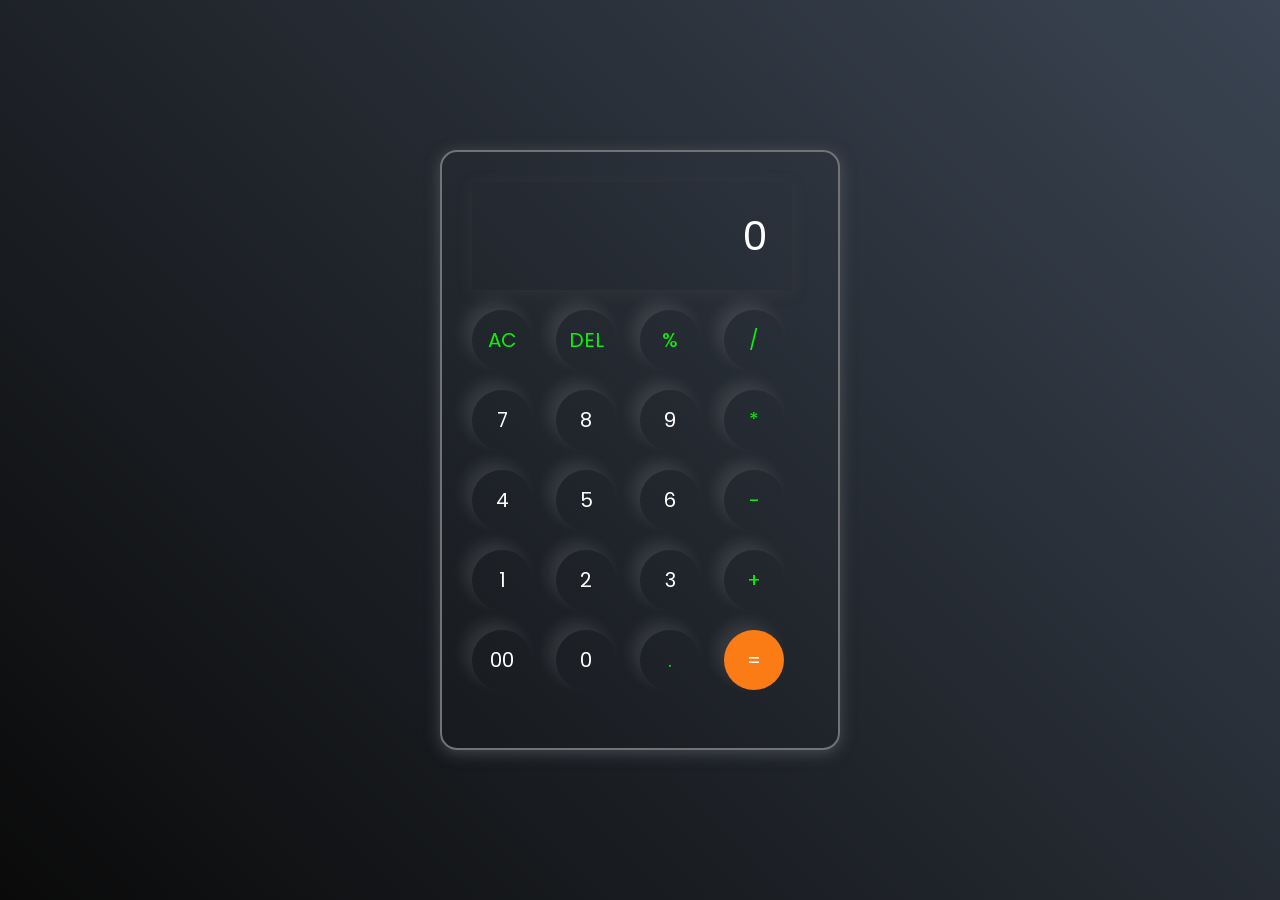
<file: index.html>
<!DOCTYPE html>
<html lang="en">
<head>
    <meta charset="UTF-8">
    <meta name="viewport" content="width=device-width, initial-scale=1.0">
    <link rel="stylesheet" href="style.css">
  
    <title>Calculator - By code traversal</title>
</head>
<body>
     <div class="ravi">
        <input type="text" placeholder="0" id="inputBox"> 
        <div> 
            <button class="operator">AC</button>
            <button class="operator">DEL</button>
            <button class="operator">%</button>
            <button class="operator">/</button>
        </div>
        <div> 
            <button>7</button>
            <button>8</button>
            <button>9</button>
            <button class="operator">*</button>
        </div>
        <div> 
            <button>4</button>
            <button>5</button>
            <button>6</button>
            <button class="operator">-</button>
        </div>
        <div> 
            <button>1</button>
            <button>2</button>
            <button>3</button>
            <button class="operator">+</button>
        </div>
        <div> 
            <button>00</button>
            <button>0</button>
            <button class="operator">.</button>
            <button class="equalbtn">=</button>
        </div>
    </div>
</body>
<script src="script.js"></script>
</html>
</file>
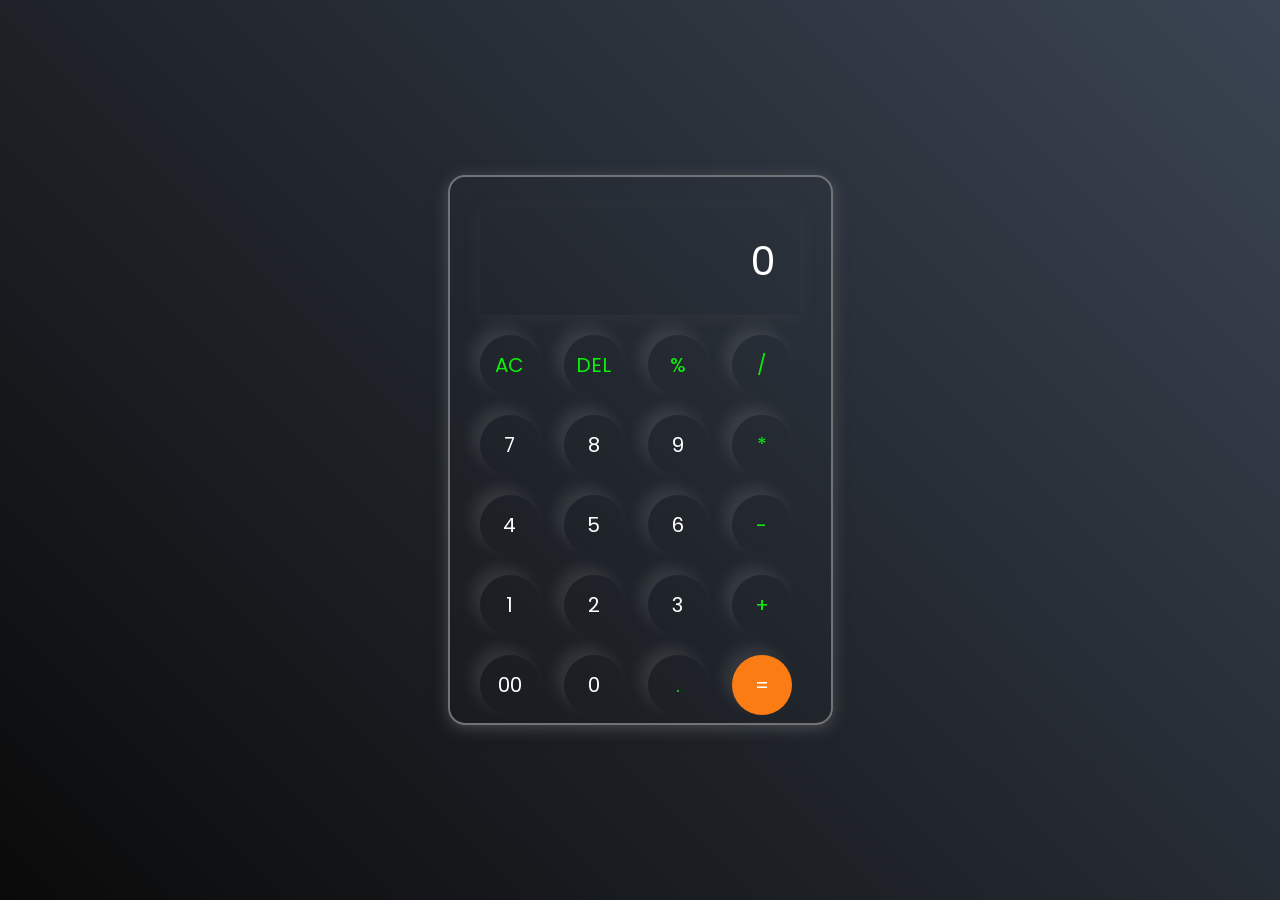
<file: cal.html>
<!DOCTYPE html>
<html lang="en">
<head>
    <meta charset="UTF-8">
    <meta name="viewport" content="width=device-width, initial-scale=1.0">
    <link rel="stylesheet" href="cal.css">
  
    <title>Calculator - By code traversal</title>
</head>
<body>
     <div class="ravi">
        <input type="text" placeholder="0" id="inputBox"> 
        <div> 
            <button class="operator">AC</button>
            <button class="operator">DEL</button>
            <button class="operator">%</button>
            <button class="operator">/</button>
        </div>
        <div>  
            <button>7</button>
            <button>8</button>
            <button>9</button>
            <button class="operator">*</button>
        </div>
        <div> 
            <button>4</button>
            <button>5</button>
            <button>6</button>
            <button class="operator">-</button>
        </div>
        <div> 
            <button>1</button>
            <button>2</button>
            <button>3</button>
            <button class="operator">+</button>
        </div>
        <div> 
            <button>00</button>
            <button>0</button>
            <button class="operator">.</button>
            <button class="equalbtn">=</button>
        </div>
    </div>
</body>
<script src="cal.js"></script>
</html>
</file>
<file: style.css>
@import url('https://fonts.googleapis.com/css2?family=poppins:wght@5008&display=swap');


*{
margin: 0;
padding: 0;
box-sizing: border-box;
font-family: 'poppins', sans-serif;
}

body{
    width: 100%;
    height: 100vh;
    display: flex;
    justify-content: center;
    align-items: center;
    background: linear-gradient(45deg, #0a0a0a, #3a4452);
}
.name {
    text-align: center;
    color: #0dee0a;
    
}

 .ravi {
    border: 2px solid #717377;
    padding: 20px;
    border-radius: 17px;
    box-shadow: 0px 3px 15px rgba(113, 115, 119, 0.5);
    height: 600px;
    width: 400px;
} 

input{
    width: 320px;
    border: none;
    padding: 24px;
    margin: 10px;
    background: transparent;
    box-shadow: 0px 3px 15px rgba(90, 90, 90, 0.2);
    font-size: 40px;
    text-align: right;
    cursor: pointer;
    color: #ffffff;
}

input::placeholder{
    color: #ffffff;
}

button{
    border: 5px;
    width: 60px;
    height: 60px;
    margin: 10px;
    border-radius: 50%;
    background: transparent;
   color: #ffffff;
   font-size: 20px;
   box-shadow: -8px -8px 15px rgba(255, 255, 255, 0.1);
   cursor: pointer;

}

.equalbtn{
    background-color: #fb7c14;
}

.operator{
    color: #0dee0a;
}
</file>
<file: cal.css>
@import url('https://fonts.googleapis.com/css2?family=poppins:wght@5008&display=swap');


*{
margin: 0;
padding: 0;
box-sizing: border-box;
font-family: 'poppins', sans-serif;
}

body{
    width: 100%;
    height: 100vh;
    display: flex;
    justify-content: center;
    align-items: center;
    background: linear-gradient(45deg, #0a0a0a, #3a4452);
}

 .ravi {
    border: 2px solid #717377;
    padding: 20px;
    border-radius: 17px;
    box-shadow: 0px 3px 15px rgba(113, 115, 119, 0.5);
    height: 550px;
    width: 385px;
} 

input{
    width: 320px;
    border: none;
    padding: 24px;
    margin: 10px;
    background: transparent;
    box-shadow: 0px 3px 15px rgba(90, 90, 90, 0.2);
    font-size: 40px;
    text-align: right;
    cursor: pointer;
    color: #ffffff;
}

input::placeholder{
    color: #ffffff;
}

button{
    border: 5px;
    width: 60px;
    height: 60px;
    margin: 10px;
    border-radius: 50%;
    background: transparent;
   color: #ffffff;
   font-size: 20px;
   box-shadow: -8px -8px 15px rgba(255, 255, 255, 0.1);
   cursor: pointer;

}

.equalbtn{
    background-color: #fb7c14;
}

.operator{
    color: #0dee0a;
}
</file>
